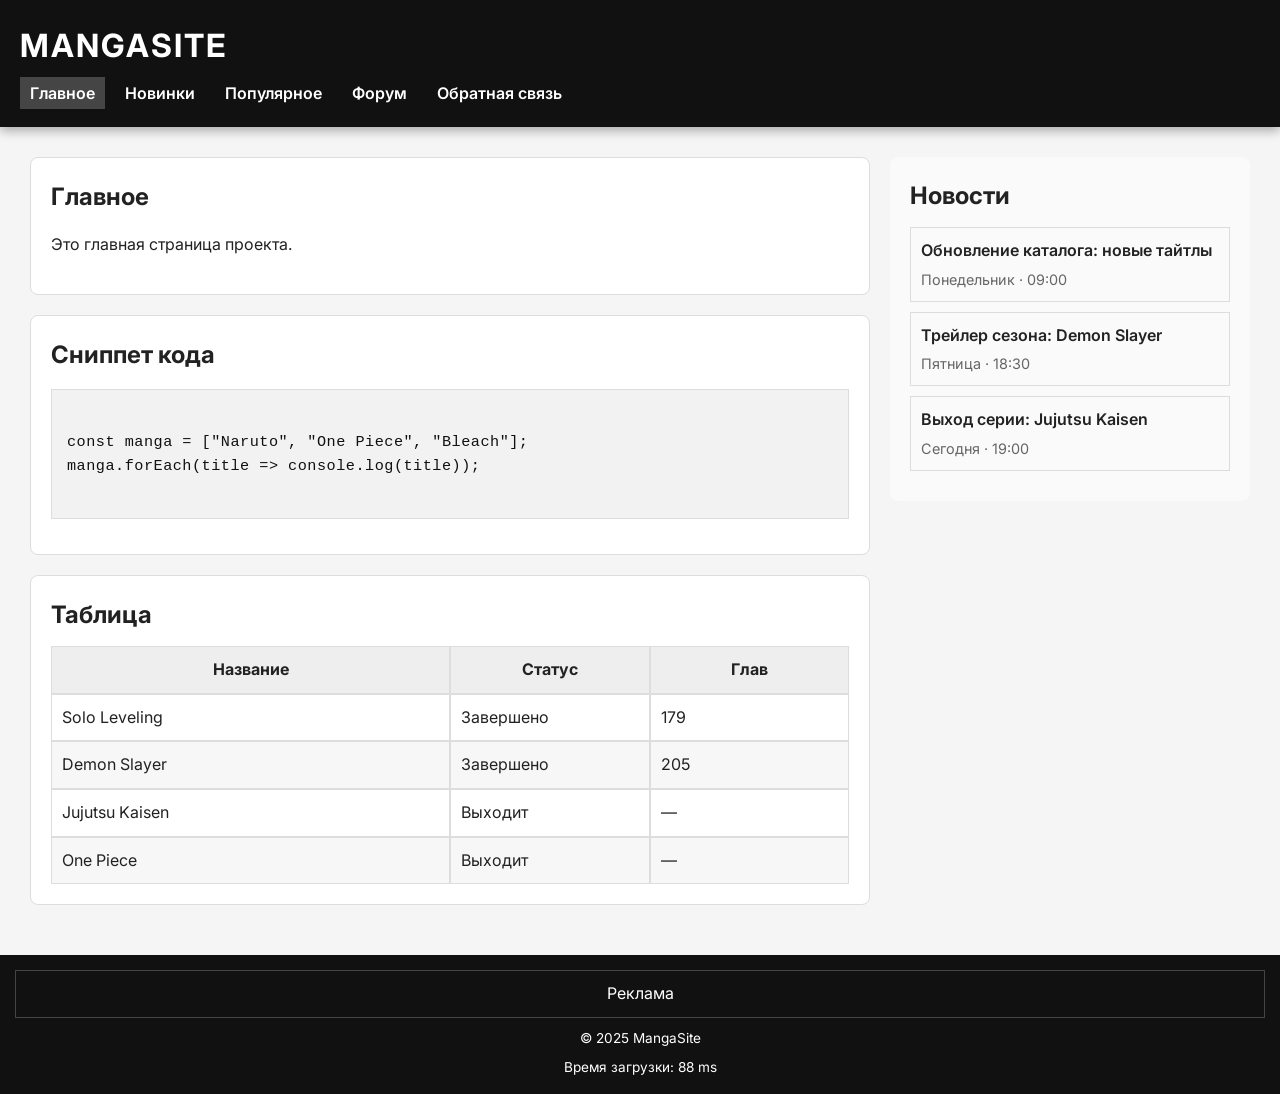
<file: index.html>
<!DOCTYPE html>
<html lang="ru">
<head>
    <meta charset="UTF-8">
    <meta name="viewport" content="width=device-width, initial-scale=1">
    <title>MangaSite — Главное</title>
    <link rel="stylesheet" href="styles.css">
    <script src="js/app.js"></script>
</head>
<body>

<header class="header">
    <h1 class="header__title">MangaSite</h1>
    <nav class="nav">
        <ul class="nav__list">
            <li class="nav__item"><a class="nav__link" href="index.html">Главное</a></li>
            <li class="nav__item"><a class="nav__link" href="new.html">Новинки</a></li>
            <li class="nav__item"><a class="nav__link" href="popular.html">Популярное</a></li>
            <li class="nav__item"><a class="nav__link" href="forum.html">Форум</a></li>
            <li class="nav__item"><a class="nav__link" href="feedback.html">Обратная связь</a></li>
        </ul>
    </nav>
</header>

<main class="main">

    <div class="main__content">

        <section class="section">
            <h2 class="section__title">Главное</h2>
            <p>Это главная страница проекта.</p>
        </section>

        <section class="section">
            <h2 class="section__title">Сниппет кода</h2>
            <pre class="code"><code>
const manga = ["Naruto", "One Piece", "Bleach"];
manga.forEach(title => console.log(title));
      </code></pre>
        </section>

        <section class="section">
            <h2 class="section__title">Таблица</h2>

            <table class="table">
                <thead>
                <tr>
                    <th scope="col">Название</th>
                    <th scope="col">Статус</th>
                    <th scope="col">Глав</th>
                </tr>
                </thead>
                <tbody>
                <tr>
                    <td>Solo Leveling</td>
                    <td>Завершено</td>
                    <td>179</td>
                </tr>
                <tr>
                    <td>Demon Slayer</td>
                    <td>Завершено</td>
                    <td>205</td>
                </tr>
                <tr>
                    <td>Jujutsu Kaisen</td>
                    <td>Выходит</td>
                    <td>—</td>
                </tr>
                <tr>
                    <td>One Piece</td>
                    <td>Выходит</td>
                    <td>—</td>
                </tr>
                </tbody>
            </table>
        </section>

    </div>

    <aside class="aside">
        <h2 class="section__title">Новости</h2>
        <ul class="news">
            <li class="news__item">
                <p class="news__title">Обновление каталога: новые тайтлы</p>
                <p class="news__meta">Понедельник · 09:00</p>
            </li>
            <li class="news__item">
                <p class="news__title">Трейлер сезона: Demon Slayer</p>
                <p class="news__meta">Пятница · 18:30</p>
            </li>
            <li class="news__item">
                <p class="news__title">Выход серии: Jujutsu Kaisen</p>
                <p class="news__meta">Сегодня · 19:00</p>
            </li>
        </ul>
    </aside>

</main>

<footer class="footer">
    <div class="footer__banner">Реклама</div>
    <p class="footer__text">© 2025 MangaSite</p>
    <p class="footer__load" data-load-time>Время загрузки: ...</p>
</footer>

</body>
</html>
</file>
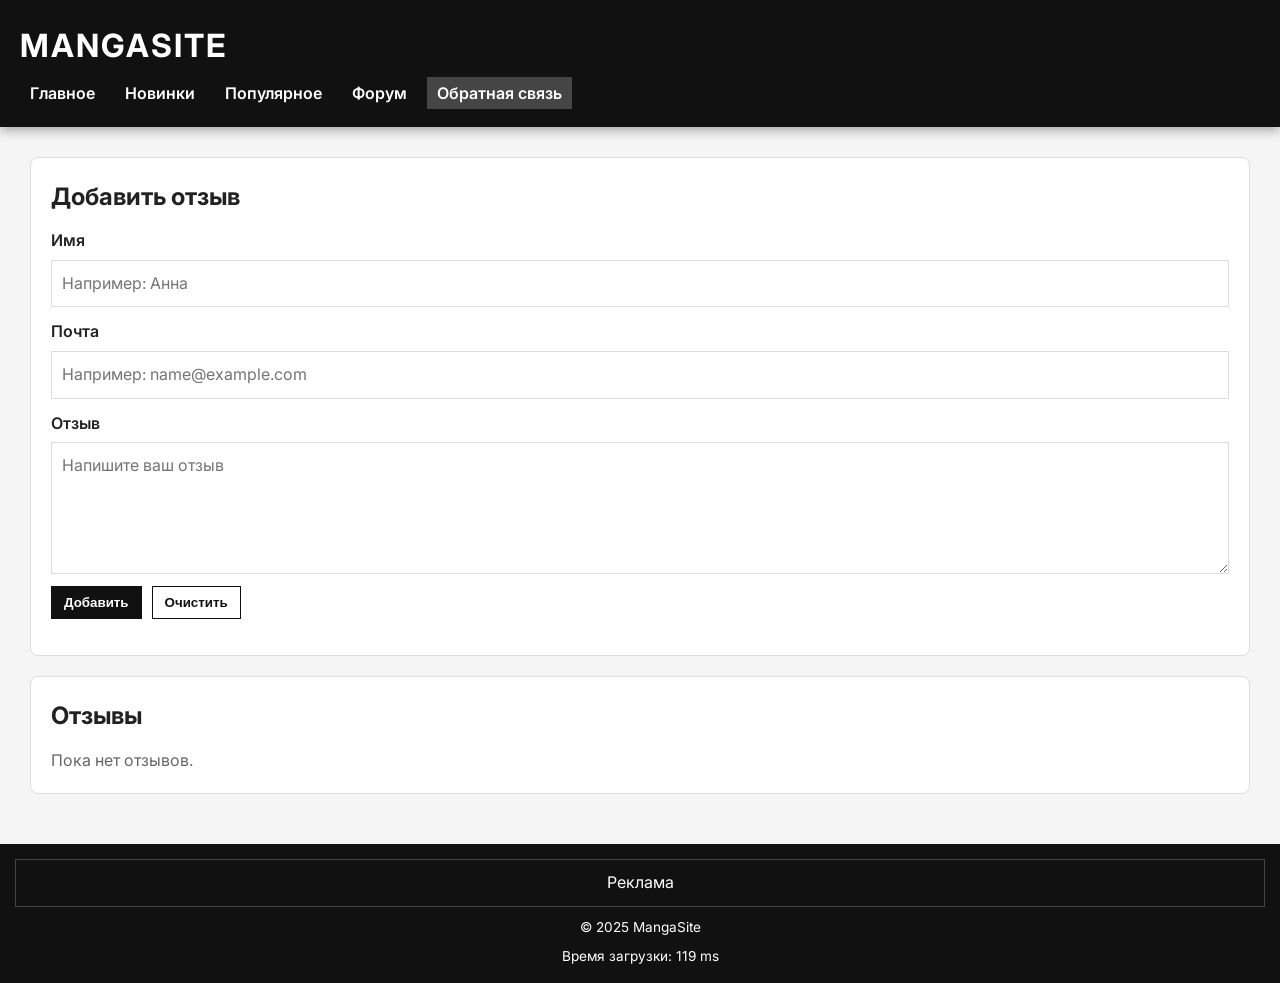
<file: feedback.html>
<!DOCTYPE html>
<html lang="ru">
<head>
    <meta charset="UTF-8">
    <meta name="viewport" content="width=device-width, initial-scale=1">
    <title>MangaSite — Обратная связь</title>
    <link rel="stylesheet" href="styles.css">
    <script src="js/app.js"></script>
    <script src="js/feedback.js"></script>
</head>
<body>

<header class="header">
    <h1 class="header__title">MangaSite</h1>
    <nav class="nav">
        <ul class="nav__list">
            <li class="nav__item"><a class="nav__link" href="index.html">Главное</a></li>
            <li class="nav__item"><a class="nav__link" href="new.html">Новинки</a></li>
            <li class="nav__item"><a class="nav__link" href="popular.html">Популярное</a></li>
            <li class="nav__item"><a class="nav__link" href="forum.html">Форум</a></li>
            <li class="nav__item"><a class="nav__link" href="feedback.html">Обратная связь</a></li>
        </ul>
    </nav>
</header>

<main class="main">

    <div class="main__content">

        <section class="section">
            <h2 class="section__title">Добавить отзыв</h2>

            <form class="feedback-form" id="feedbackForm">
                <div class="feedback-form__row">
                    <label class="feedback-form__label" for="nameInput">Имя</label>
                    <input
                            class="feedback-form__input"
                            id="nameInput"
                            name="name"
                            type="text"
                            required
                            placeholder="Например: Анна"
                            autocomplete="name"
                    >
                </div>

                <div class="feedback-form__row">
                    <label class="feedback-form__label" for="emailInput">Почта</label>
                    <input
                            class="feedback-form__input"
                            id="emailInput"
                            name="email"
                            type="text"
                            required
                            placeholder="Например: name@example.com"
                            autocomplete="email"
                    >
                </div>

                <div class="feedback-form__row">
                    <label class="feedback-form__label" for="textInput">Отзыв</label>
                    <textarea
                            class="feedback-form__textarea"
                            id="textInput"
                            name="text"
                            required
                            placeholder="Напишите ваш отзыв"
                    ></textarea>
                </div>

                <div class="feedback-form__actions">
                    <button class="feedback-form__btn" type="submit">Добавить</button>
                    <button class="feedback-form__btn feedback-form__btn--secondary" type="reset">Очистить</button>
                </div>

                <p class="feedback-form__error" id="formError" aria-live="polite"></p>
            </form>
        </section>

        <section class="section">
            <h2 class="section__title">Отзывы</h2>

            <div class="feedback">
                <ul class="feedback__list" id="feedbackList"></ul>
                <p class="feedback__empty" id="emptyState">Пока нет отзывов.</p>
            </div>

            <template id="feedbackItemTemplate">
                <li class="card feedback__item" data-id="">
                    <h3 class="card__title feedback__title"></h3>

                    <p class="feedback__line">
                        <strong>Почта:</strong> <span class="feedback__email"></span>
                    </p>

                    <p class="feedback__line">
                        <strong>Текст:</strong> <span class="feedback__text"></span>
                    </p>

                    <div class="feedback__actions">
                        <button class="feedback__btn" type="button" data-action="edit">Изменить</button>
                        <button class="feedback__btn feedback__btn--danger" type="button" data-action="delete">Удалить</button>
                    </div>

                    <form class="feedback-edit" data-edit-form hidden>
                        <div class="feedback-edit__row">
                            <label class="feedback-edit__label">Новый текст</label>
                            <textarea class="feedback-edit__textarea" required></textarea>
                        </div>

                        <div class="feedback__actions">
                            <button class="feedback__btn" type="submit">Сохранить</button>
                            <button class="feedback__btn feedback__btn--secondary" type="button" data-action="cancel">Отмена</button>
                        </div>

                        <p class="feedback-edit__error" aria-live="polite"></p>
                    </form>
                </li>
            </template>
        </section>

    </div>

</main>

<footer class="footer">
    <div class="footer__banner">Реклама</div>
    <p class="footer__text">© 2025 MangaSite</p>
    <p class="footer__load" data-load-time>Время загрузки: ...</p>
</footer>

</body>
</html>
</file>
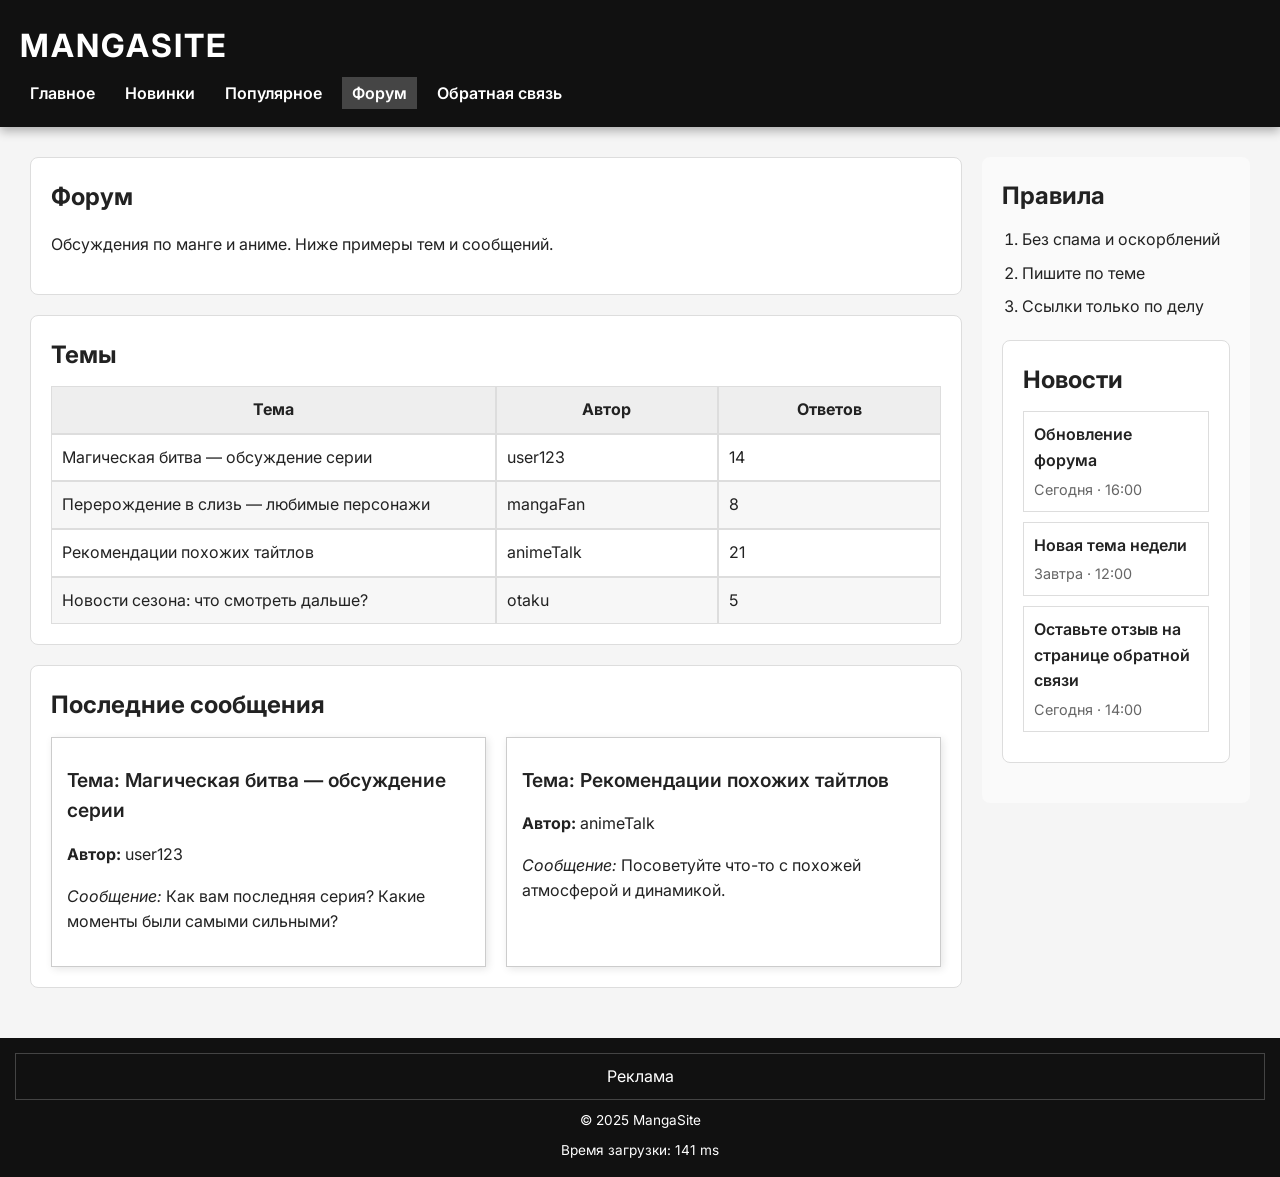
<file: forum.html>
<!DOCTYPE html>
<html lang="ru">
<head>
  <meta charset="UTF-8">
  <meta name="viewport" content="width=device-width, initial-scale=1">
  <title>MangaSite — Форум</title>
  <link rel="stylesheet" href="styles.css">
  <script src="js/app.js"></script>
</head>
<body>

<header class="header">
  <h1 class="header__title">MangaSite</h1>
  <nav class="nav">
    <ul class="nav__list">
      <li class="nav__item"><a class="nav__link" href="index.html">Главное</a></li>
      <li class="nav__item"><a class="nav__link" href="new.html">Новинки</a></li>
      <li class="nav__item"><a class="nav__link" href="popular.html">Популярное</a></li>
      <li class="nav__item"><a class="nav__link" href="forum.html">Форум</a></li>
      <li class="nav__item"><a class="nav__link" href="feedback.html">Обратная связь</a></li>
    </ul>
  </nav>
</header>

<main class="main">

  <div class="main__content">

    <section class="section">
      <h2 class="section__title">Форум</h2>
      <p>Обсуждения по манге и аниме. Ниже примеры тем и сообщений.</p>
    </section>

    <section class="section">
      <h2 class="section__title">Темы</h2>

      <table class="table">
        <thead>
        <tr>
          <th scope="col">Тема</th>
          <th scope="col">Автор</th>
          <th scope="col">Ответов</th>
        </tr>
        </thead>
        <tbody>
        <tr>
          <td>Магическая битва — обсуждение серии</td>
          <td>user123</td>
          <td>14</td>
        </tr>
        <tr>
          <td>Перерождение в слизь — любимые персонажи</td>
          <td>mangaFan</td>
          <td>8</td>
        </tr>
        <tr>
          <td>Рекомендации похожих тайтлов</td>
          <td>animeTalk</td>
          <td>21</td>
        </tr>
        <tr>
          <td>Новости сезона: что смотреть дальше?</td>
          <td>otaku</td>
          <td>5</td>
        </tr>
        </tbody>
      </table>
    </section>

    <section class="section">
      <h2 class="section__title">Последние сообщения</h2>

      <div class="cards">
        <article class="card">
          <h3 class="card__title">Тема: Магическая битва — обсуждение серии</h3>
          <p><strong>Автор:</strong> user123</p>
          <p><em>Сообщение:</em> Как вам последняя серия? Какие моменты были самыми сильными?</p>
        </article>

        <article class="card">
          <h3 class="card__title">Тема: Рекомендации похожих тайтлов</h3>
          <p><strong>Автор:</strong> animeTalk</p>
          <p><em>Сообщение:</em> Посоветуйте что-то с похожей атмосферой и динамикой.</p>
        </article>
      </div>
    </section>

  </div>

  <aside class="aside">
    <h2 class="section__title">Правила</h2>
    <ol class="list">
      <li>Без спама и оскорблений</li>
      <li>Пишите по теме</li>
      <li>Ссылки только по делу</li>
    </ol>

    <section class="section section--news">
      <h2 class="section__title">Новости</h2>
      <ul class="news">
        <li class="news__item">
          <p class="news__title">Обновление форума</p>
          <p class="news__meta">Сегодня · 16:00</p>
        </li>
        <li class="news__item">
          <p class="news__title">Новая тема недели</p>
          <p class="news__meta">Завтра · 12:00</p>
        </li>
        <li class="news__item">
          <p class="news__title">Оставьте отзыв на странице обратной связи</p>
          <p class="news__meta">Сегодня · 14:00</p>
        </li>
      </ul>
    </section>
  </aside>

</main>

<footer class="footer">
  <div class="footer__banner">Реклама</div>
  <p class="footer__text">© 2025 MangaSite</p>
  <p class="footer__load" data-load-time>Время загрузки: ...</p>
</footer>

</body>
</html>
</file>
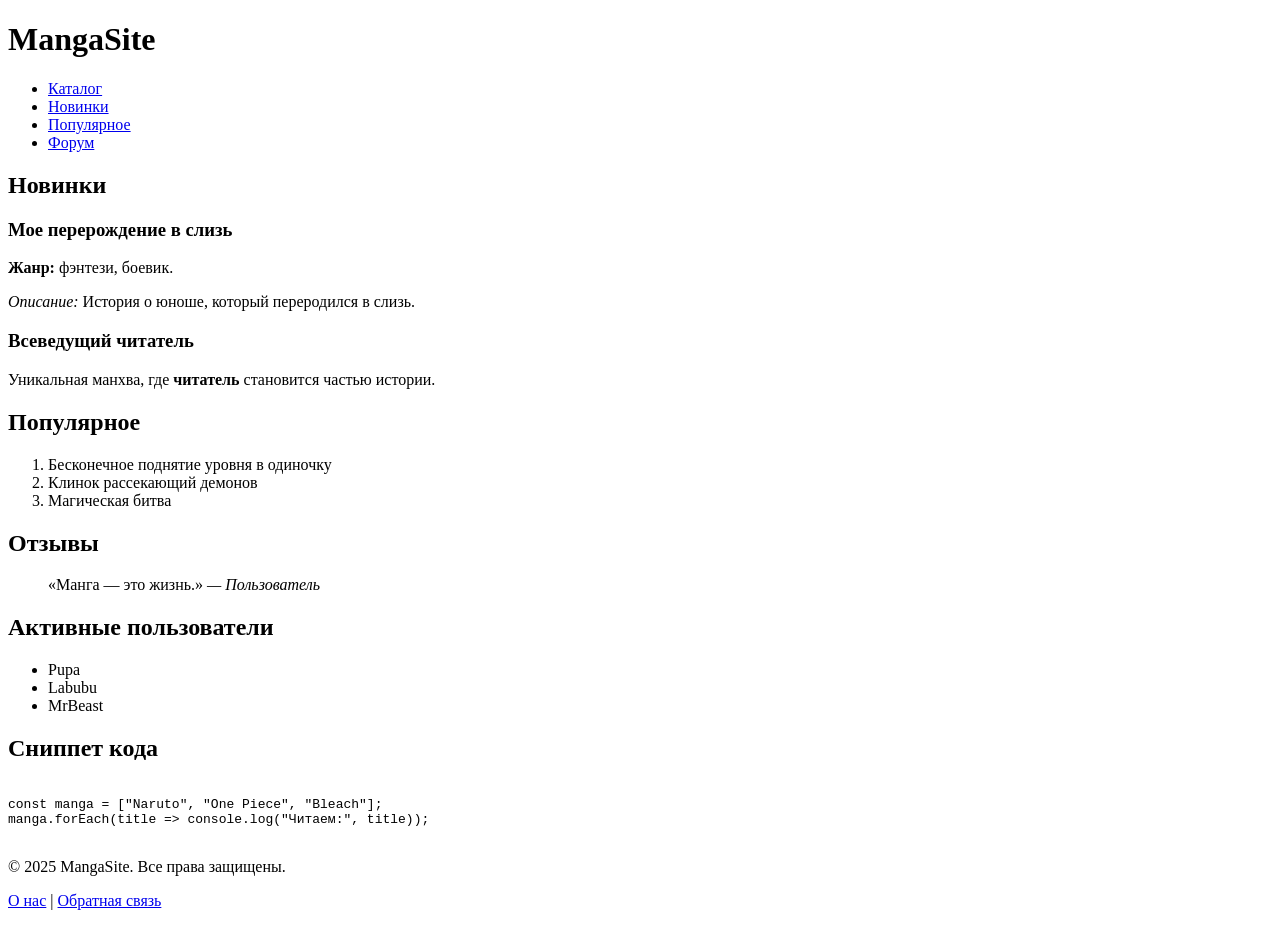
<file: mangasite.html>
<!DOCTYPE html>
<html lang="ru">
<head>
  <meta charset="UTF-8">
  <meta name="viewport" content="width=device-width, initial-scale=1.0">
  <title>MangaSite — Чтение манги онлайн</title>
</head>
<body>
  <header>
    <h1>MangaSite</h1>
    <nav>
      <ul>
        <li><a href="#">Каталог</a></li>
        <li><a href="#">Новинки</a></li>
        <li><a href="#">Популярное</a></li>
        <li><a href="#">Форум</a></li>
      </ul>
    </nav>
  </header>

  <main>
    <section>
      <h2>Новинки</h2>
      <article>
        <h3>Мое перерождение в слизь</h3>
        <p><strong>Жанр:</strong> фэнтези, боевик.</p>
        <p><em>Описание:</em> История о юноше, который переродился в слизь.</p>
      </article>
      <article>
        <h3>Всеведущий читатель</h3>
        <p>Уникальная манхва, где <strong>читатель</strong> становится частью истории.</p>
      </article>
    </section>

    <aside>
      <section>
        <h2>Популярное</h2>
        <ol>
          <li>Бесконечное поднятие уровня в одиночку</li>
          <li>Клинок рассекающий демонов</li>
          <li>Магическая битва</li>
        </ol>
      </section>

      <section>
        <h2>Отзывы</h2>
        <blockquote>
          «Манга — это жизнь.»  
          <cite>— Пользователь</cite>
        </blockquote>
      </section>

      <section>
        <h2>Активные пользователи</h2>
        <ul>
          <li>Pupa</li>
          <li>Labubu</li>
          <li>MrBeast</li>
        </ul>
      </section>
    </aside>
  </main>


  <section>
    <h2>Сниппет кода</h2>
    <pre><code>
const manga = ["Naruto", "One Piece", "Bleach"];
manga.forEach(title => console.log("Читаем:", title));
    </code></pre>
  </section>

  <footer>
    <p>&copy; 2025 MangaSite. Все права защищены.</p>
    <p><a href="#">О нас</a> | <a href="#">Обратная связь</a></p>
  </footer>
</body>
</html>
</file>
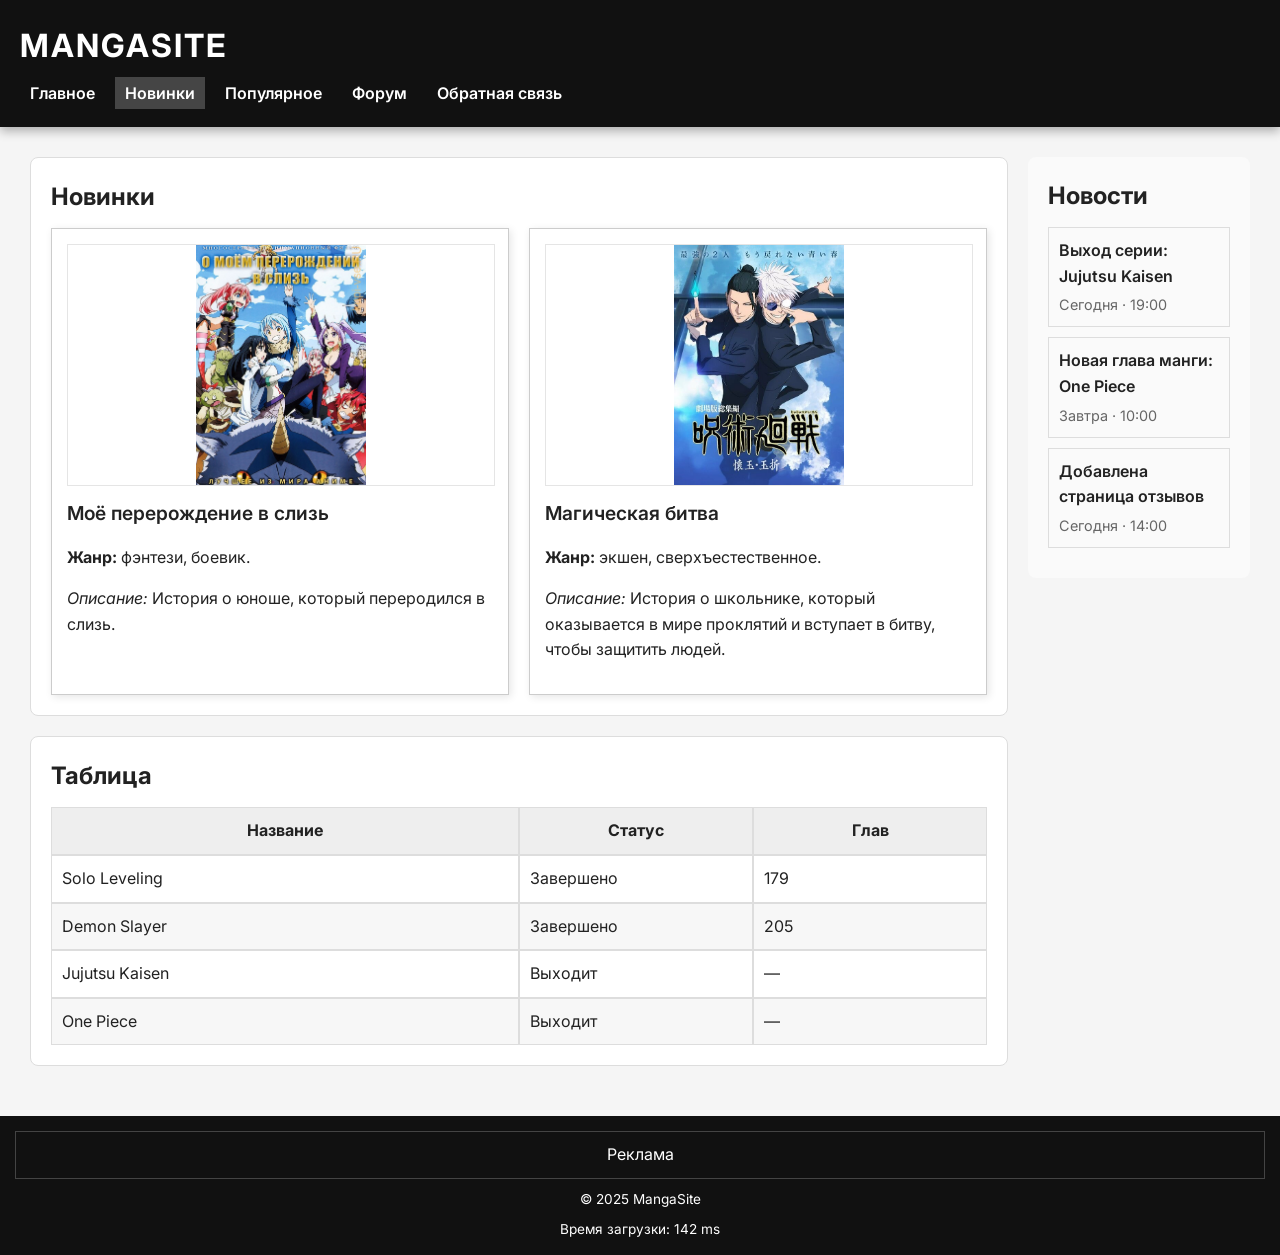
<file: new.html>
<!DOCTYPE html>
<html lang="ru">
<head>
  <meta charset="UTF-8">
  <meta name="viewport" content="width=device-width, initial-scale=1">
  <title>MangaSite — Новинки</title>
  <link rel="stylesheet" href="styles.css">
  <script src="js/app.js"></script>
</head>
<body>

<header class="header">
  <h1 class="header__title">MangaSite</h1>
  <nav class="nav">
    <ul class="nav__list">
      <li class="nav__item"><a class="nav__link" href="index.html">Главное</a></li>
      <li class="nav__item"><a class="nav__link" href="new.html">Новинки</a></li>
      <li class="nav__item"><a class="nav__link" href="popular.html">Популярное</a></li>
      <li class="nav__item"><a class="nav__link" href="forum.html">Форум</a></li>
      <li class="nav__item"><a class="nav__link" href="feedback.html">Обратная связь</a></li>
    </ul>
  </nav>
</header>

<main class="main">

  <div class="main__content">

    <section class="section">
      <h2 class="section__title">Новинки</h2>

      <div class="cards">
        <article class="card">
          <div class="card__media">
            <img src="./slime.jpeg" alt="Обложка Моё перерождение в слизь" class="card__image">
          </div>
          <h3 class="card__title">Моё перерождение в слизь</h3>
          <p><strong>Жанр:</strong> фэнтези, боевик.</p>
          <p><em>Описание:</em> История о юноше, который переродился в слизь.</p>
        </article>

        <article class="card">
          <div class="card__media">
            <img src="./jjk.jpg" alt="Обложка Магическая битва" class="card__image">
          </div>
          <h3 class="card__title">Магическая битва</h3>
          <p><strong>Жанр:</strong> экшен, сверхъестественное.</p>
          <p><em>Описание:</em> История о школьнике, который оказывается в мире проклятий и вступает в битву, чтобы защитить людей.</p>
        </article>
      </div>
    </section>

    <section class="section">
      <h2 class="section__title">Таблица</h2>

      <table class="table">
        <thead>
        <tr>
          <th scope="col">Название</th>
          <th scope="col">Статус</th>
          <th scope="col">Глав</th>
        </tr>
        </thead>
        <tbody>
        <tr>
          <td>Solo Leveling</td>
          <td>Завершено</td>
          <td>179</td>
        </tr>
        <tr>
          <td>Demon Slayer</td>
          <td>Завершено</td>
          <td>205</td>
        </tr>
        <tr>
          <td>Jujutsu Kaisen</td>
          <td>Выходит</td>
          <td>—</td>
        </tr>
        <tr>
          <td>One Piece</td>
          <td>Выходит</td>
          <td>—</td>
        </tr>
        </tbody>
      </table>
    </section>

  </div>

  <aside class="aside">
    <h2 class="section__title">Новости</h2>
    <ul class="news">
      <li class="news__item">
        <p class="news__title">Выход серии: Jujutsu Kaisen</p>
        <p class="news__meta">Сегодня · 19:00</p>
      </li>
      <li class="news__item">
        <p class="news__title">Новая глава манги: One Piece</p>
        <p class="news__meta">Завтра · 10:00</p>
      </li>
      <li class="news__item">
        <p class="news__title">Добавлена страница отзывов</p>
        <p class="news__meta">Сегодня · 14:00</p>
      </li>
    </ul>
  </aside>

</main>

<footer class="footer">
  <div class="footer__banner">Реклама</div>
  <p class="footer__text">© 2025 MangaSite</p>
  <p class="footer__load" data-load-time>Время загрузки: ...</p>
</footer>

</body>
</html>
</file>
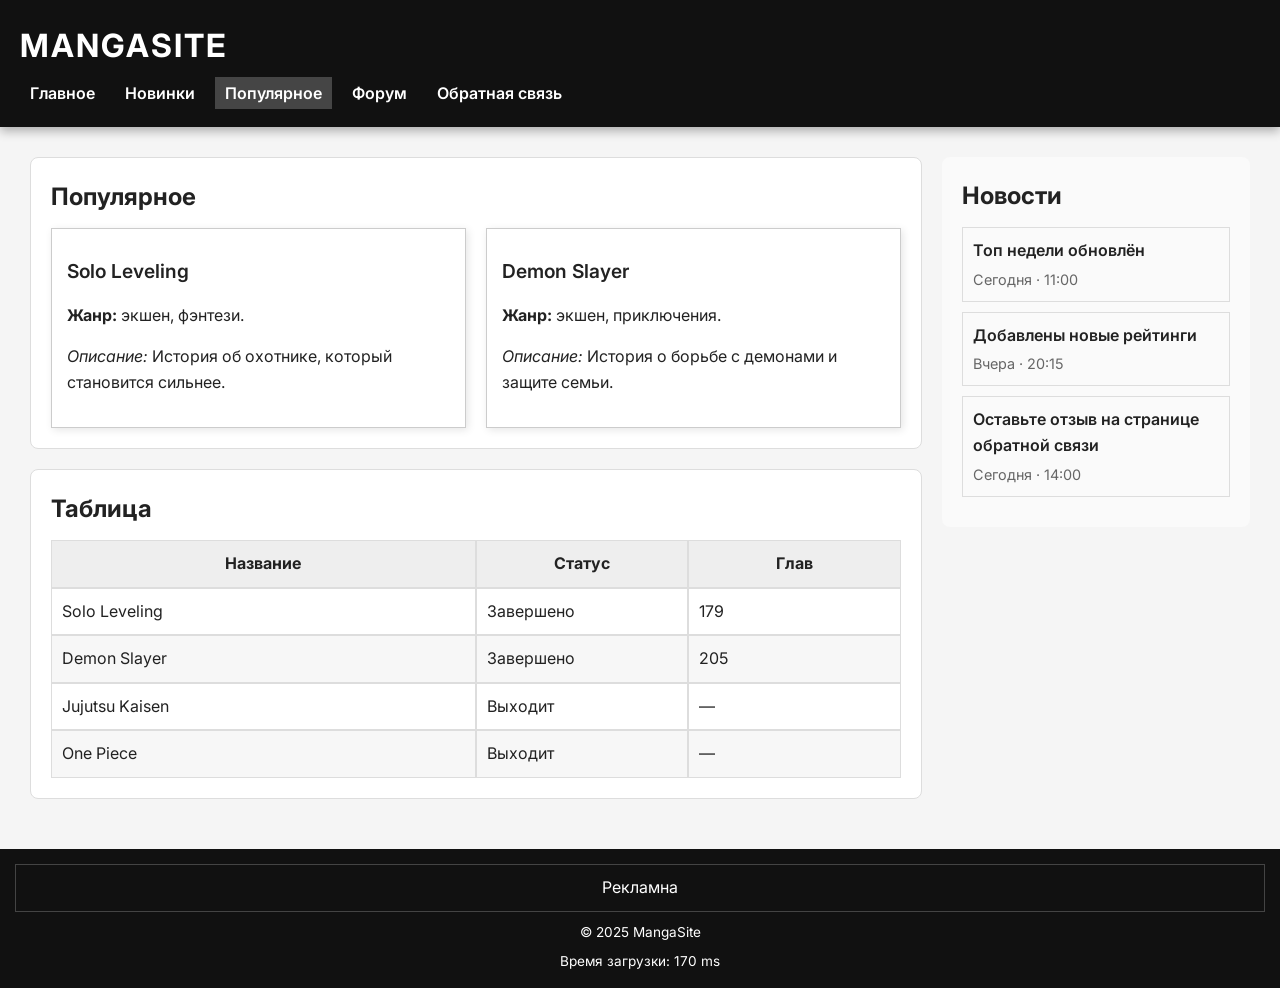
<file: popular.html>
<!DOCTYPE html>
<html lang="ru">
<head>
  <meta charset="UTF-8">
  <meta name="viewport" content="width=device-width, initial-scale=1">
  <title>MangaSite — Популярное</title>
  <link rel="stylesheet" href="styles.css">
  <script src="js/app.js"></script>
</head>
<body>

<header class="header">
  <h1 class="header__title">MangaSite</h1>
  <nav class="nav">
    <ul class="nav__list">
      <li class="nav__item"><a class="nav__link" href="index.html">Главное</a></li>
      <li class="nav__item"><a class="nav__link" href="new.html">Новинки</a></li>
      <li class="nav__item"><a class="nav__link" href="popular.html">Популярное</a></li>
      <li class="nav__item"><a class="nav__link" href="forum.html">Форум</a></li>
      <li class="nav__item"><a class="nav__link" href="feedback.html">Обратная связь</a></li>
    </ul>
  </nav>
</header>

<main class="main">

  <div class="main__content">

    <section class="section">
      <h2 class="section__title">Популярное</h2>

      <div class="cards">
        <article class="card">
          <h3 class="card__title">Solo Leveling</h3>
          <p><strong>Жанр:</strong> экшен, фэнтези.</p>
          <p><em>Описание:</em> История об охотнике, который становится сильнее.</p>
        </article>

        <article class="card">
          <h3 class="card__title">Demon Slayer</h3>
          <p><strong>Жанр:</strong> экшен, приключения.</p>
          <p><em>Описание:</em> История о борьбе с демонами и защите семьи.</p>
        </article>
      </div>
    </section>

    <section class="section">
      <h2 class="section__title">Таблица</h2>

      <table class="table">
        <thead>
        <tr>
          <th scope="col">Название</th>
          <th scope="col">Статус</th>
          <th scope="col">Глав</th>
        </tr>
        </thead>
        <tbody>
        <tr>
          <td>Solo Leveling</td>
          <td>Завершено</td>
          <td>179</td>
        </tr>
        <tr>
          <td>Demon Slayer</td>
          <td>Завершено</td>
          <td>205</td>
        </tr>
        <tr>
          <td>Jujutsu Kaisen</td>
          <td>Выходит</td>
          <td>—</td>
        </tr>
        <tr>
          <td>One Piece</td>
          <td>Выходит</td>
          <td>—</td>
        </tr>
        </tbody>
      </table>
    </section>

  </div>

  <aside class="aside">
    <h2 class="section__title">Новости</h2>
    <ul class="news">
      <li class="news__item">
        <p class="news__title">Топ недели обновлён</p>
        <p class="news__meta">Сегодня · 11:00</p>
      </li>
      <li class="news__item">
        <p class="news__title">Добавлены новые рейтинги</p>
        <p class="news__meta">Вчера · 20:15</p>
      </li>
      <li class="news__item">
        <p class="news__title">Оставьте отзыв на странице обратной связи</p>
        <p class="news__meta">Сегодня · 14:00</p>
      </li>
    </ul>
  </aside>

</main>

<footer class="footer">
  <div class="footer__banner">Рекламна</div>
  <p class="footer__text">© 2025 MangaSite</p>
  <p class="footer__load" data-load-time>Время загрузки: ...</p>
</footer>

</body>
</html>
</file>
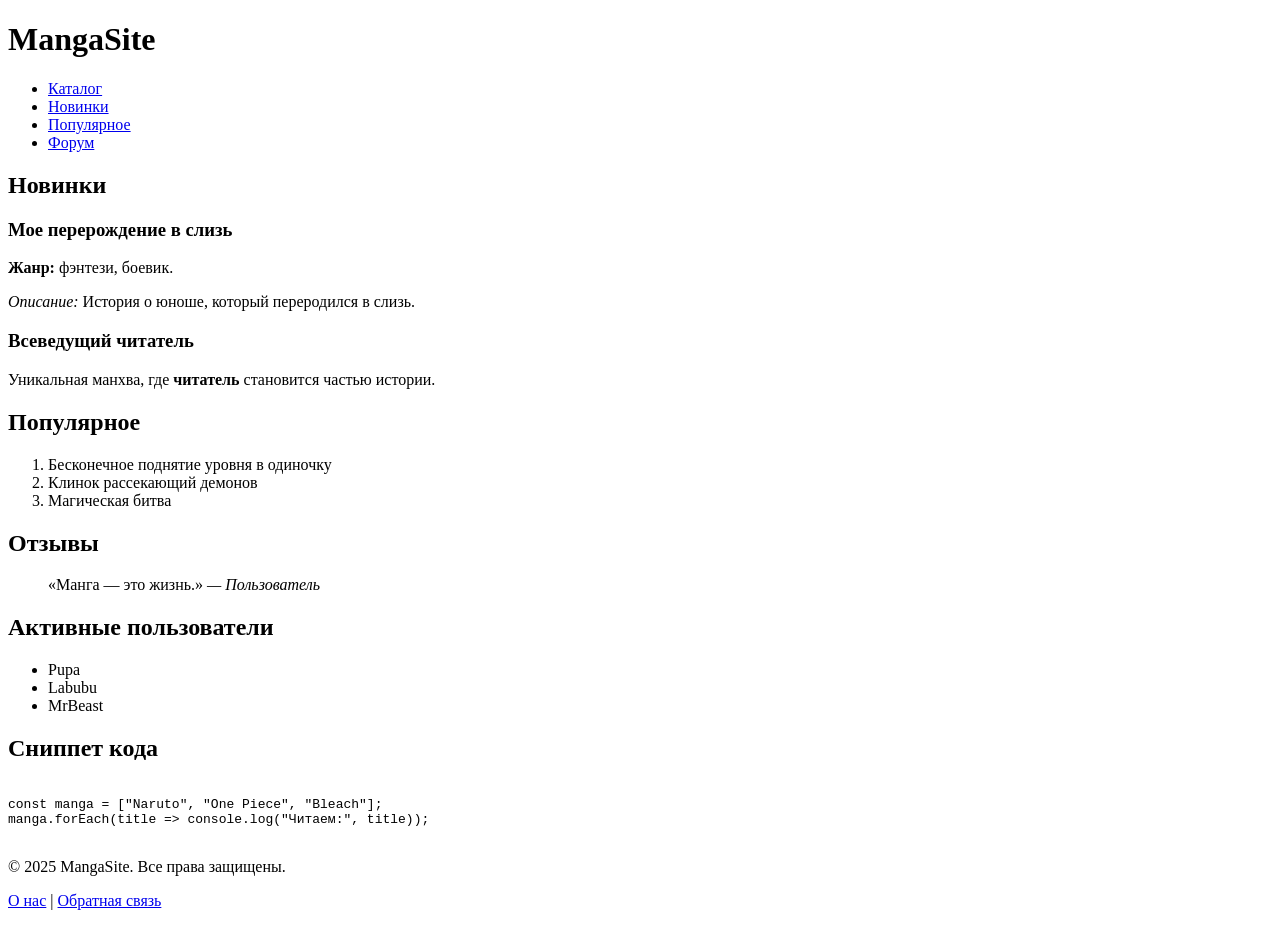
<file: docs/mangasite.html>
<!DOCTYPE html>
<html lang="ru">
<head>
  <meta charset="UTF-8">
  <meta name="viewport" content="width=device-width, initial-scale=1.0">
  <title>MangaSite — Чтение манги онлайн</title>
</head>
<body>
  <header>
    <h1>MangaSite</h1>
    <nav>
      <ul>
        <li><a href="#">Каталог</a></li>
        <li><a href="#">Новинки</a></li>
        <li><a href="#">Популярное</a></li>
        <li><a href="#">Форум</a></li>
      </ul>
    </nav>
  </header>

  <main>
    <section>
      <h2>Новинки</h2>
      <article>
        <h3>Мое перерождение в слизь</h3>
        <p><strong>Жанр:</strong> фэнтези, боевик.</p>
        <p><em>Описание:</em> История о юноше, который переродился в слизь.</p>
      </article>
      <article>
        <h3>Всеведущий читатель</h3>
        <p>Уникальная манхва, где <strong>читатель</strong> становится частью истории.</p>
      </article>
    </section>

    <aside>
      <section>
        <h2>Популярное</h2>
        <ol>
          <li>Бесконечное поднятие уровня в одиночку</li>
          <li>Клинок рассекающий демонов</li>
          <li>Магическая битва</li>
        </ol>
      </section>

      <section>
        <h2>Отзывы</h2>
        <blockquote>
          «Манга — это жизнь.»  
          <cite>— Пользователь</cite>
        </blockquote>
      </section>

      <section>
        <h2>Активные пользователи</h2>
        <ul>
          <li>Pupa</li>
          <li>Labubu</li>
          <li>MrBeast</li>
        </ul>
      </section>
    </aside>
  </main>


  <section>
    <h2>Сниппет кода</h2>
    <pre><code>
const manga = ["Naruto", "One Piece", "Bleach"];
manga.forEach(title => console.log("Читаем:", title));
    </code></pre>
  </section>

  <footer>
    <p>&copy; 2025 MangaSite. Все права защищены.</p>
    <p><a href="#">О нас</a> | <a href="#">Обратная связь</a></p>
  </footer>
</body>
</html>
</file>
<file: styles.css>
@import url('https://fonts.googleapis.com/css2?family=Inter:wght@300;400;600;700&display=swap');

body {
    font-family: 'Inter', sans-serif;
    margin: 0;
    background-color: #f5f5f5;
    color: #222;
    line-height: 1.6;
}

.header {
    background-color: #111;
    color: white;
    padding: 20px;
    box-shadow: 0 4px 10px rgba(0,0,0,0.3);
    position: sticky;
    top: 0;
    z-index: 10;
}

.header__title {
    text-transform: uppercase;
    letter-spacing: 2px;
    font-weight: 700;
    margin: 0 0 10px;
}

.nav__list {
    list-style: none;
    padding: 0;
    margin: 0;
    display: flex;
    gap: 10px;
    flex-wrap: wrap;
}

.nav__item {
    margin: 0;
}

.nav__link {
    color: white;
    font-weight: 600;
    padding: 6px 10px;
    border: none;
    text-decoration: none;
}

.nav__link:hover {
    text-decoration: underline;
    background-color: rgba(255,255,255,0.12);
    transform: translateY(-1px);
}

.nav__link--active {
    background-color: rgba(255,255,255,0.22);
    text-decoration: none;
}

.main {
    padding: 30px;
    display: flex;
    gap: 20px;
    align-items: flex-start;
}

.main__content {
    flex: 1 1 auto;
    min-width: 0;
}

.section {
    background: white;
    padding: 20px;
    border: 1px solid #ddd;
    border-radius: 8px;
    margin-bottom: 20px;
}

.section__title {
    margin: 0 0 12px;
    font-weight: 700;
}

.cards {
    display: flex;
    gap: 20px;
    flex-wrap: wrap;
}

.card {
    flex: 1 1 280px;
    margin: 0;
    padding: 15px;
    border: 1px solid #ccc;
    box-shadow: 2px 2px 8px rgba(0,0,0,0.1);
}

.card__media {
    width: 100%;
    aspect-ratio: 16 / 9;
    background: #fff;
    border: 1px solid #e5e5e5;
}

.card__image {
    width: 100%;
    height: 100%;
    display: block;
    object-fit: contain;
    object-position: center;
}

.card__title {
    font-size: 1.2rem;
    font-weight: 600;
    margin: 12px 0 10px;
}

.aside {
    width: 320px;
    background-color: #fafafa;
    padding: 20px;
    border-left: none;
    border-radius: 8px;
}

.list {
    margin: 0 0 16px;
    padding-left: 20px;
}

.list li {
    margin-bottom: 8px;
}

.section--news {
    margin-top: 20px;
}

.news {
    list-style: none;
    padding: 0;
    margin: 0;
}

.news__item {
    border: 1px solid #ddd;
    padding: 10px;
    margin: 0 0 10px;
}

.news__title {
    margin: 0 0 4px;
    font-weight: 600;
}

.news__meta {
    margin: 0;
    font-size: 0.9rem;
    color: #666;
}

.code {
    background: #f2f2f2;
    color: #111;
    padding: 15px;
    font-size: 0.95rem;
    letter-spacing: 0.5px;
    border: 1px solid #ddd;
    overflow: auto;
}

.table {
    width: 100%;
    border-collapse: collapse;
    display: grid;
    grid-template-columns: minmax(160px, 2fr) minmax(120px, 1fr) minmax(80px, 1fr);
}

.table thead,
.table tbody,
.table tr {
    display: contents;
}

.table th,
.table td {
    border: 1px solid #ddd;
    padding: 10px;
}

.table th {
    font-weight: 700;
    background: #eee;
}

.table tbody tr:nth-child(odd) td {
    background: #fff;
}

.table tbody tr:nth-child(even) td {
    background: #f7f7f7;
}

.footer {
    background: #111;
    color: white;
    text-align: center;
    padding: 15px;
}

.footer__banner {
    padding: 10px;
    border: 1px solid #444;
    margin: 0 0 10px;
}

.footer__text {
    font-size: 0.85rem;
    margin: 0;
}

.footer__load {
    font-size: 0.85rem;
    margin: 8px 0 0;
}

.feedback__list {
    list-style: none;
    padding: 0;
    margin: 0;
}

.feedback__empty {
    margin: 0;
    color: #666;
}

.feedback__meta {
    margin: 8px 0 0;
    color: #666;
    font-size: 0.9rem;
}

.feedback__actions {
    display: flex;
    gap: 10px;
    margin-top: 12px;
    flex-wrap: wrap;
}

.feedback__btn,
.feedback-form__btn {
    background: #111;
    color: #fff;
    border: 1px solid #111;
    padding: 8px 12px;
    font-weight: 600;
    cursor: pointer;
}

.feedback__btn--secondary,
.feedback-form__btn--secondary {
    background: transparent;
    color: #111;
}

.feedback__btn--danger {
    background: transparent;
    color: #111;
    border-color: #111;
}

.feedback-form__row,
.feedback-edit__row {
    display: flex;
    flex-direction: column;
    gap: 6px;
    margin-bottom: 12px;
}

.feedback-form__label,
.feedback-edit__label {
    font-weight: 600;
}

.feedback-form__input,
.feedback-form__textarea,
.feedback-edit__textarea {
    border: 1px solid #ddd;
    padding: 10px;
    font: inherit;
}

.feedback-form__textarea,
.feedback-edit__textarea {
    min-height: 110px;
    resize: vertical;
}

.feedback-form__actions {
    display: flex;
    gap: 10px;
    flex-wrap: wrap;
}

@media (max-width: 600px) {
    .main {
        flex-direction: column;
        padding: 15px;
    }

    .aside {
        display: none;
    }

    .nav__list {
        flex-direction: column;
        gap: 6px;
    }

    .footer__banner {
        display: none;
    }

    .table {
        grid-template-columns: minmax(120px, 2fr) minmax(90px, 1fr) minmax(60px, 1fr);
    }

    .card__media {
        aspect-ratio: 4 / 3;
    }
}

@media (min-width: 1600px) {
    .main {
        max-width: 1400px;
        margin: 0 auto;
    }
}

@media (min-width: 2400px) {
    .main {
        max-width: 1700px;
        margin: 0 auto;
    }
}

@media (min-width: 3200px) {
    .main {
        max-width: 2200px;
        margin: 0 auto;
    }

    .aside {
        width: 380px;
    }
}
</file>
